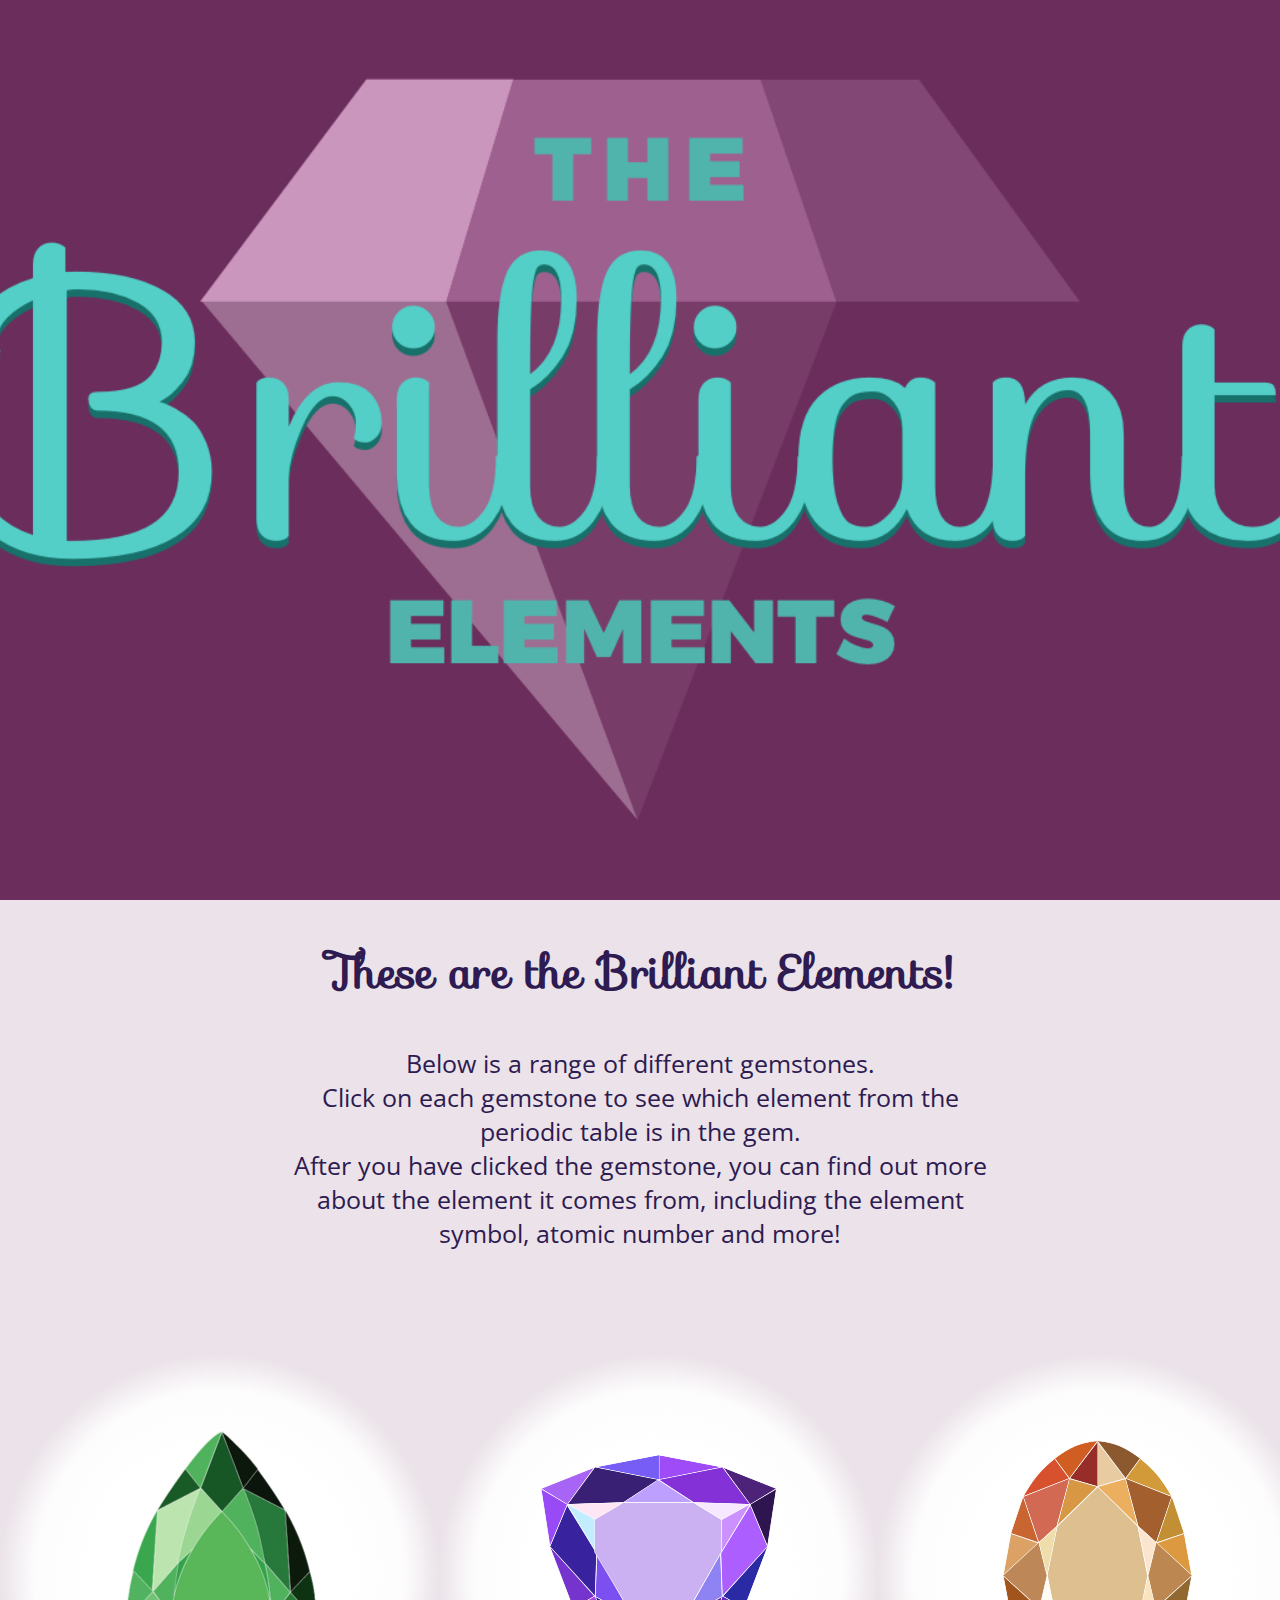
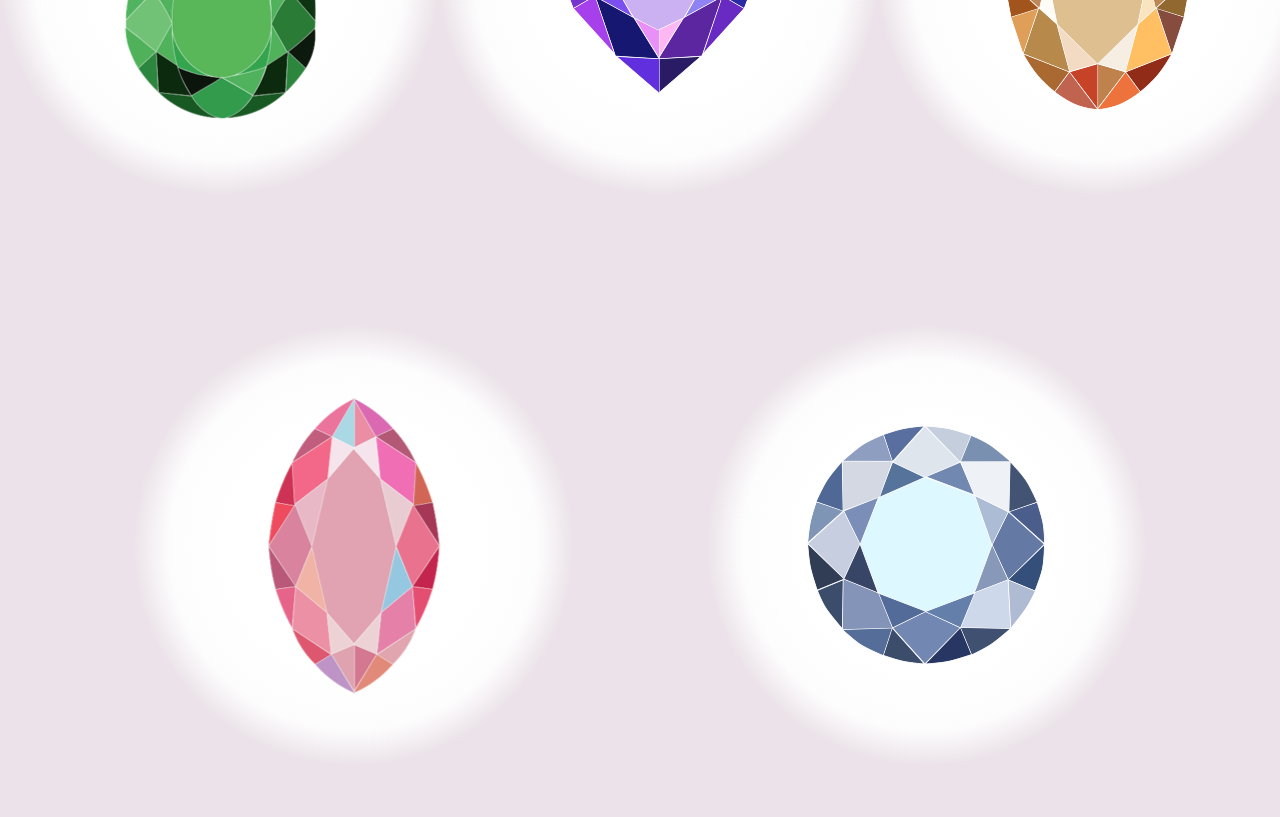
<file: index.html>
<!DOCTYPE html>
<html lang="en">
<head>
    <meta charset="UTF-8">
    <title>Home</title>
    <link rel="stylesheet" type="text/css" href="css/style.css">
    <link rel="stylesheet" href="https://maxcdn.bootstrapcdn.com/font-awesome/4.7.0/css/font-awesome.min.css">
    <link href="https://fonts.googleapis.com/css?family=Open+Sans:400,600,700,800|Sofia" rel="stylesheet">
</head>

<body>
 <div class="background">
 
 </div> 
 
 <div class="intro">
   <h2>These are the <b> Brilliant</b> Elements!<br /></h2>
    <p>
    Below is a range of different gemstones. <br />
    Click on each gemstone to see which element from the periodic table is in the gem. <br />
    After you have clicked the gemstone, you can find out more about the element it comes from, including the element symbol, atomic number and more! 
    </p>
     
 </div>
 
   <div class="home-container">
    <a href="emerald.html" class="emerald">
        <img src="images/emerald-gem.png"></a> 
    
     <a href="kunzite.html" class="kunzite">
        <img src="images/kunsite-gem.png"></a> 
    
    <a href="topaz.html" class="topaz">
        <img src="images/topaz-gem.png"></a> 
    </div>
     <div class="home-container">
     <a href="pink-tourmaline.html" class="pink-tourmaline">
        <img src="images/pink-tourmaline-gem.png"></a> 
    
    <a href="sapphire.html" class="sapphire">
        <img src="images/sapphire-gem.png"></a> 
   </div> 

 
        
    
</body>
</html>
</file>
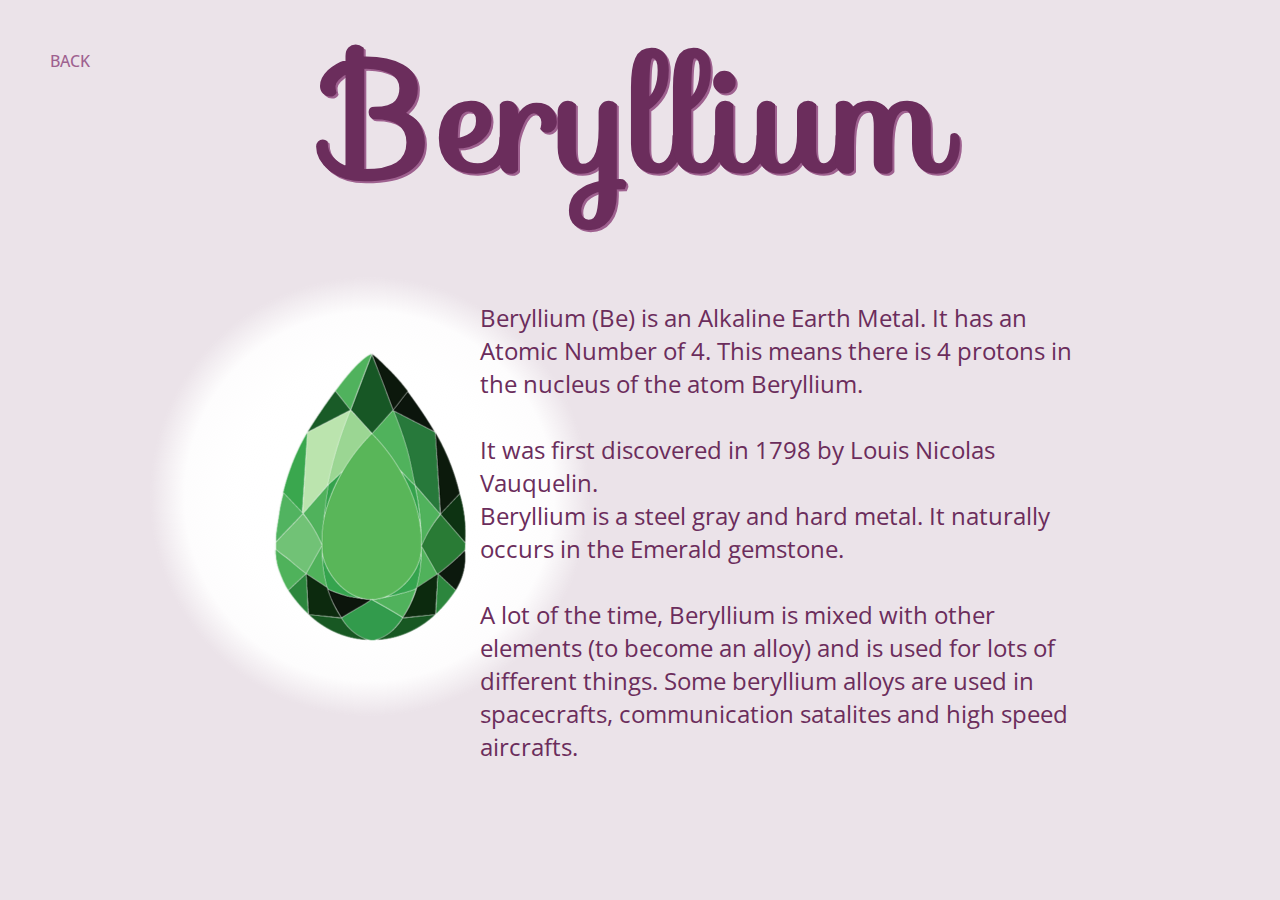
<file: emerald.html>
<!DOCTYPE html>
<html lang="en">
<head>
    <meta charset="UTF-8">
    <title>Beryllium</title>
    <link rel="stylesheet" type="text/css" href="css/style.css">
    <link rel="stylesheet" href="https://maxcdn.bootstrapcdn.com/font-awesome/4.7.0/css/font-awesome.min.css">
    <link href="https://fonts.googleapis.com/css?family=Open+Sans:400,600,700,800|Sofia" rel="stylesheet">
</head>
 
<body>
 <div >
    <a class="button" href="index.html">BACK</a>
 </div>
<div class="element-container">
<h1> Beryllium</h1>
 <img class="gem-image" src="images/emerald-gem.png">   


<div class="gem">
 <p>
   Beryllium (Be) is an Alkaline Earth Metal. It has an Atomic Number of 4. 
   This means there is 4 protons in the nucleus of the atom Beryllium. <br /> <br />
   It was first discovered in 1798 by Louis Nicolas Vauquelin. <br />
   Beryllium is a steel gray and hard metal. It naturally occurs in the Emerald gemstone.<br /> <br />
   A lot of the time, Beryllium is mixed with other elements (to become an alloy) and is used for lots of different things.
   Some beryllium alloys are used in spacecrafts, communication satalites and high speed aircrafts.
 </p>   
</div>    
</div>




</body>
</html>
</file>
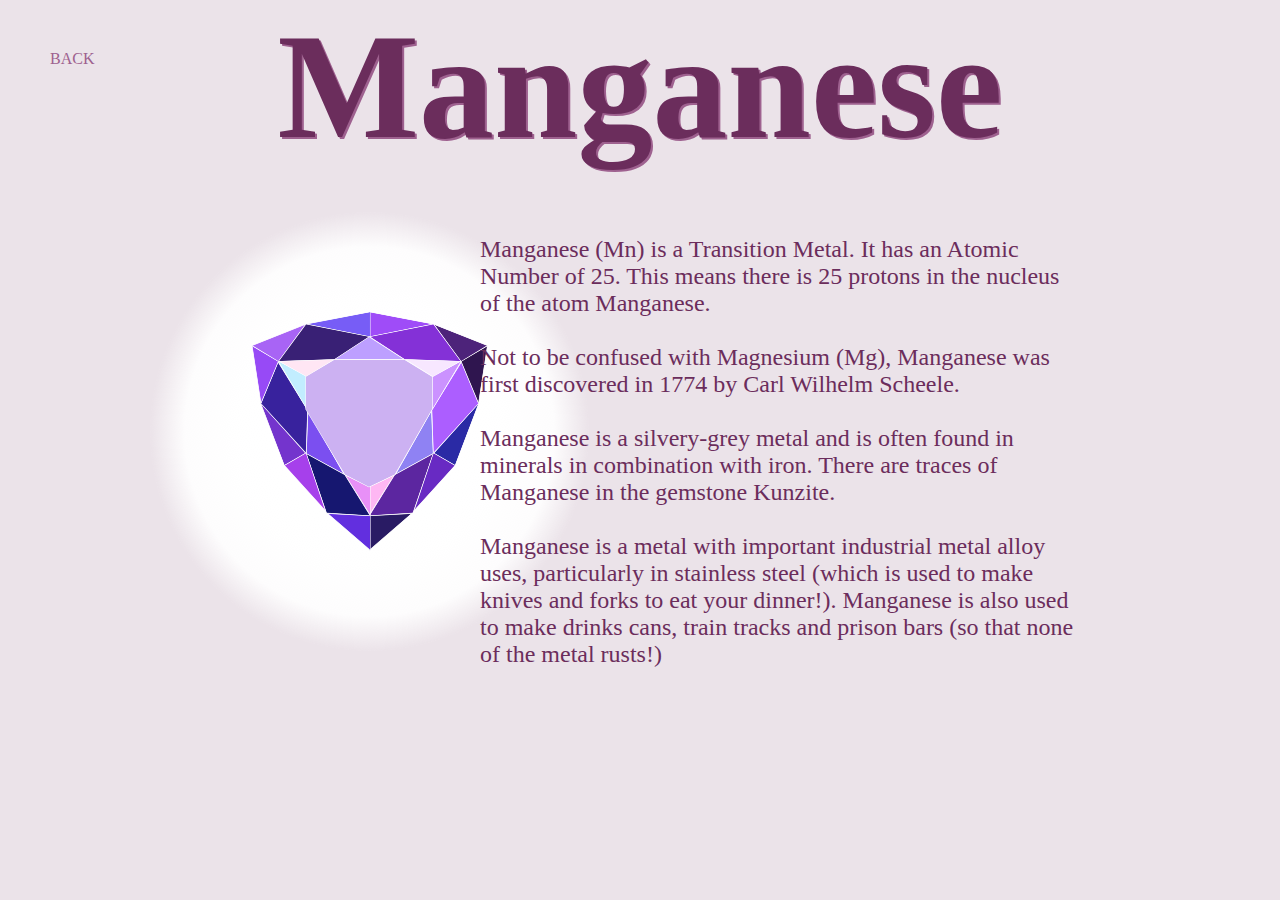
<file: kunzite.html>
<!DOCTYPE html>
<html lang="en">
<head>
    <meta charset="UTF-8">
    <title>Manganese</title>
    <link rel="stylesheet" type="text/css" href="css/style.css">
    <link rel="stylesheet" href="https://maxcdn.bootstrapcdn.com/font-awesome/4.7.0/css/font-awesome.min.css">
    <link href="https://fonts.googleapis.com/css?family=Grand+Hotel|Montserrat:100,100i,200,200i,300,300i,400,400i,500,500i,600,600i,700,700i,800,800i,900,900i" rel="stylesheet">
</head>
 
<body>
 <div >
    <a class="button" href="index.html">BACK</a>
 </div>
<div class="element-container">
<h1>Manganese</h1>
 <img class="gem-image" src="images/kunsite-gem.png">   

<div class="gem">
 <p>
 Manganese (Mn) is a Transition Metal. It has an Atomic Number of 25. 
   This means there is 25 protons in the nucleus of the atom Manganese. <br /> <br />
   Not to be confused with Magnesium (Mg), Manganese was first discovered in 1774 by Carl Wilhelm Scheele. <br /> <br />
   Manganese is a silvery-grey metal and is often found in minerals in combination with iron. There are traces of Manganese in the gemstone Kunzite.<br /> <br />
   Manganese is a metal with important industrial metal alloy uses, particularly in stainless steel (which is used to make knives and forks to eat your dinner!). Manganese is also used to make drinks cans, train tracks and prison bars (so that none of the metal rusts!)
 </p>   
</div>     
</div>




</body>
</html>
</file>
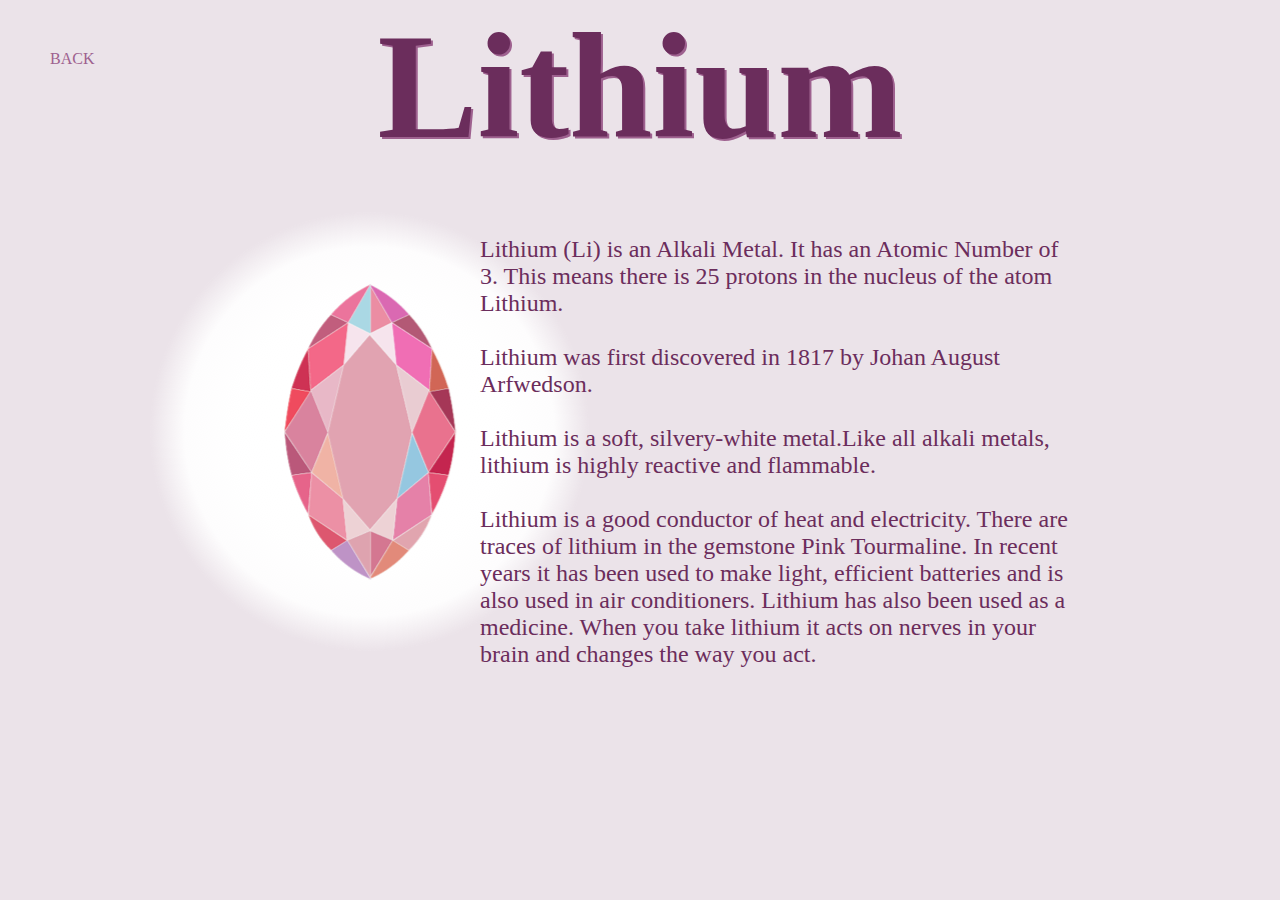
<file: pink-tourmaline.html>
<!DOCTYPE html>
<html lang="en">
<head>
    <meta charset="UTF-8">
    <title>Lithium</title>
    <link rel="stylesheet" type="text/css" href="css/style.css">
    <link rel="stylesheet" href="https://maxcdn.bootstrapcdn.com/font-awesome/4.7.0/css/font-awesome.min.css">
    <link href="https://fonts.googleapis.com/css?family=Grand+Hotel|Montserrat:100,100i,200,200i,300,300i,400,400i,500,500i,600,600i,700,700i,800,800i,900,900i" rel="stylesheet">
</head>
 
<body>
 <div >
    <a class="button" href="index.html">BACK</a>
 </div>
<div class="element-container">
<h1>Lithium</h1>
 <img class="gem-image" src="images/pink-tourmaline-gem.png">   

<div class="gem">
 <p>
 Lithium (Li) is an Alkali Metal. It has an Atomic Number of 3. 
   This means there is 25 protons in the nucleus of the atom Lithium. <br /> <br />
    Lithium was first discovered in 1817 by Johan August Arfwedson. <br /> <br />
   Lithium is a soft, silvery-white metal.Like all alkali metals, lithium is highly reactive and flammable.<br /> <br />
  Lithium is a good conductor of heat and electricity. There are traces of lithium in the gemstone Pink Tourmaline. In recent years it has been used to make light, efficient batteries and is also used in air conditioners. Lithium has also been used as a medicine. When you take lithium it acts on nerves in your brain and changes the way you act.
 </p>   
</div>     
</div>




</body>
</html>
</file>
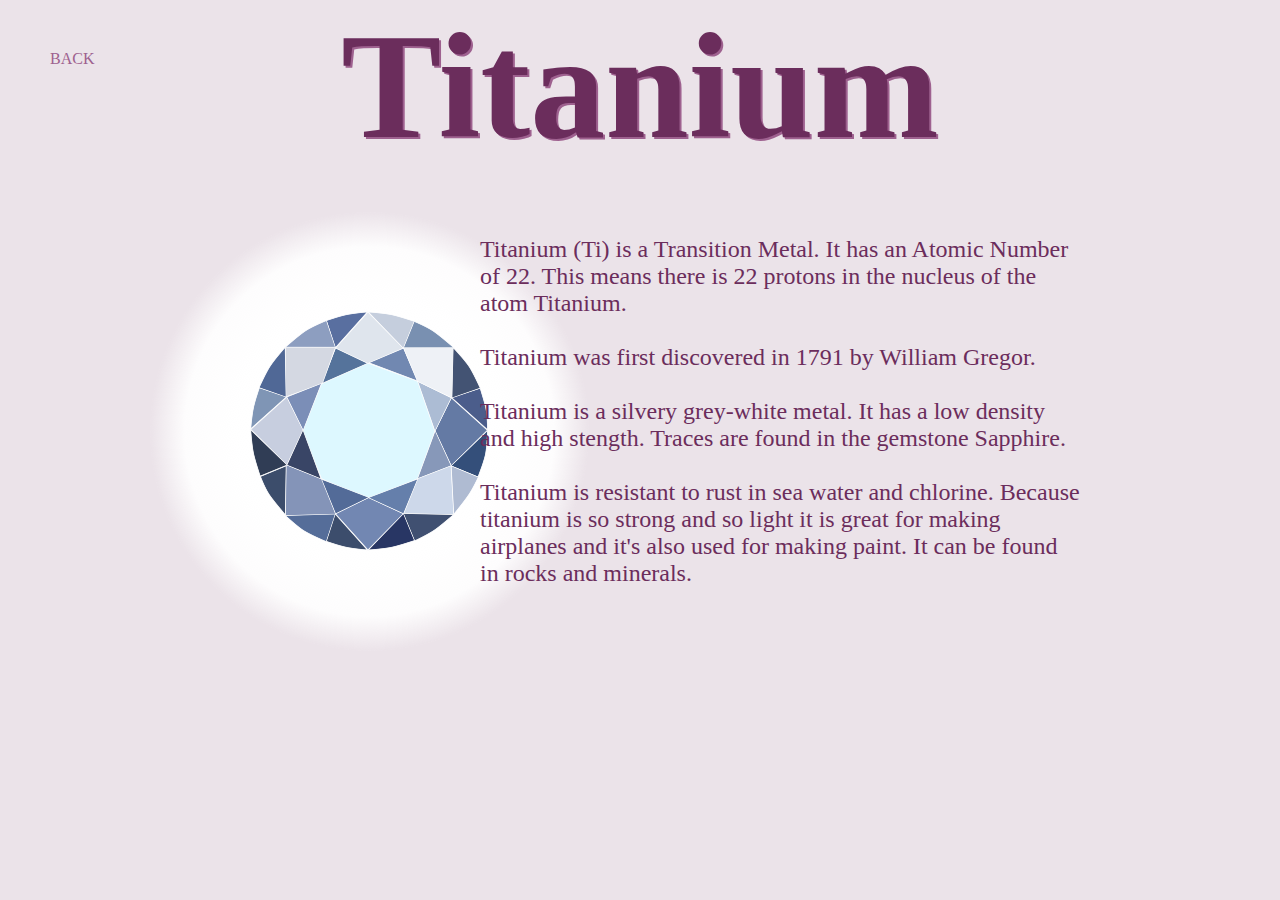
<file: sapphire.html>
<!DOCTYPE html>
<html lang="en">
<head>
    <meta charset="UTF-8">
    <title>Titanium</title>
    <link rel="stylesheet" type="text/css" href="css/style.css">
    <link rel="stylesheet" href="https://maxcdn.bootstrapcdn.com/font-awesome/4.7.0/css/font-awesome.min.css">
    <link href="https://fonts.googleapis.com/css?family=Grand+Hotel|Montserrat:100,100i,200,200i,300,300i,400,400i,500,500i,600,600i,700,700i,800,800i,900,900i" rel="stylesheet">
</head>
 
<body>
 <div >
    <a class="button" href="index.html">BACK</a>
 </div>
<div class="element-container">
<h1> Titanium</h1>
 <img class="gem-image" src="images/sapphire-gem.png">   


<div class="gem">
 <p>
 Titanium (Ti) is a Transition Metal. It has an Atomic Number of 22. 
   This means there is 22 protons in the nucleus of the atom Titanium. <br /> <br />
   Titanium was first discovered in 1791 by William Gregor. <br /> <br />
   Titanium is a silvery grey-white metal. It has a low density and high stength. Traces are found in the gemstone Sapphire. <br /> <br />
   Titanium is resistant to rust in sea water and chlorine. Because titanium is so strong and so light it is great for making airplanes and it's also used for making paint. It can be found in rocks and minerals.
 </p>   
</div> 


</div>

</body>
</html>
</file>
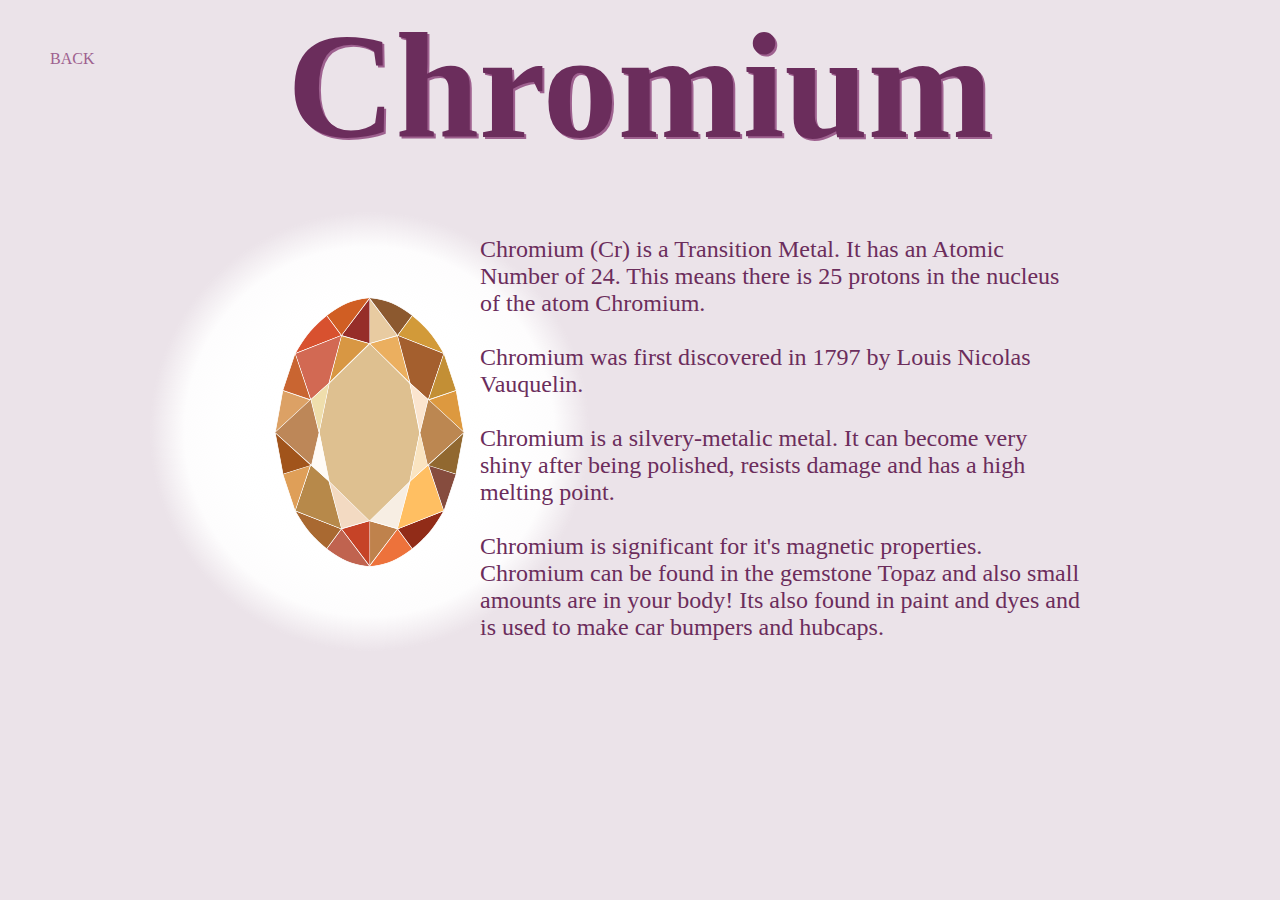
<file: topaz.html>
<!DOCTYPE html>
<html lang="en">
<head>
    <meta charset="UTF-8">
    <title>Chromium</title>
    <link rel="stylesheet" type="text/css" href="css/style.css">
    <link rel="stylesheet" href="https://maxcdn.bootstrapcdn.com/font-awesome/4.7.0/css/font-awesome.min.css">
    <link href="https://fonts.googleapis.com/css?family=Grand+Hotel|Montserrat:100,100i,200,200i,300,300i,400,400i,500,500i,600,600i,700,700i,800,800i,900,900i" rel="stylesheet">
</head>
 
<body>
 <div >
    <a class="button" href="index.html">BACK</a>
 </div>
<div class="element-container">
<h1> Chromium</h1>
 <img class="gem-image" src="images/topaz-gem.png">   


<div class="gem">
 <p>
Chromium (Cr) is a Transition Metal. It has an Atomic Number of 24. 
   This means there is 25 protons in the nucleus of the atom Chromium. <br /> <br />
    Chromium was first discovered in 1797 by Louis Nicolas Vauquelin. <br /> <br />
   Chromium is a silvery-metalic metal. It can become very shiny after being polished, resists damage and has a high melting point.<br /> <br />
    Chromium is significant for it's magnetic properties. Chromium can be found in the gemstone Topaz and also small amounts are in your body! Its also found in paint and dyes and is used to make car bumpers and hubcaps. 
 </p>   
</div>   
</div>




</body>
</html>
</file>
<file: css/style.css>
body {
    margin: 0;
    padding: 0;
    background-color: #EBE3E9;
}

/*
==========================
HOME PAGE
==========================
*/

.background {
    background-image: url(../images/header.png);
    background-repeat: no-repeat;
    background-size: cover; 
    background-position: center;
    height: 100vh;
    width: auto;
    display:flex;
    flex-direction: row;
    flex-wrap: wrap;
    justify-content: center;
}

.home-container {
    display: flex;
    flex-direction: row;
    justify-content: space-evenly;
    padding-bottom: 3em; 
    padding-top: 5em
}
.intro {
    font-family: Open Sans;
    text-align: center;
    color: #2E1B51;
    max-width: 700px;
    font-size: 25px;
    margin-left: auto;
    margin-right: auto;
}
.intro h2 {
    font-family: Sofia;
    font-size: 45px
}

.emerald:hover {
   animation: pop .3s infinite alternate;
   }


.kunzite:hover {
    animation: pop .3s infinite alternate;
}


.topaz:hover {
   animation: pop .3s infinite alternate; 
}

.pink-tourmaline:hover {
   animation: pop .3s infinite alternate; 
}

.sapphire:hover {
   animation: pop .3s infinite alternate; 
}

/*
==========================
ELEMENTS PAGE
==========================
*/

.element-container {
    position: relative;
    background-size: cover;
    margin: 0;
    padding: 0;
}
.gem-image{
    position: absolute;
    left: 150px
}
.gem {
    max-width: 600px;
    position: absolute;
    right: 200px;
    font-size: 24px;
    font-family: Open Sans;
    color:#6B2D5C;
    
}

h1{
    text-align: center;
    font-family: Sofia;
    font-size: 150px;
    color: #6B2D5C;
     text-shadow: 2px 2px 0 #9E618F;
    margin-top: 0;
    margin-bottom: 40px;
   
}

.button {
    position: absolute;
    top: 50px;
    left: 50px;
    text-decoration: none;
    z-index: 2;
    color: #9E618F;
    font-family: Open Sans;
    font-weight: 500;
    border-color: aliceblue
}
.button:hover {
    color: #9D99F2;
}

/*
==========================
KEYFRAME
==========================
*/

@keyframes wiggle {
    from {
          transform: rotate(0deg);
    }
    to {
         transform: rotate(7deg);
    }
}

@keyframes pop {
    from {
          transform: scale(1.05);
    }
    to {
         transform: scale(1.05);
    }
}
</file>
